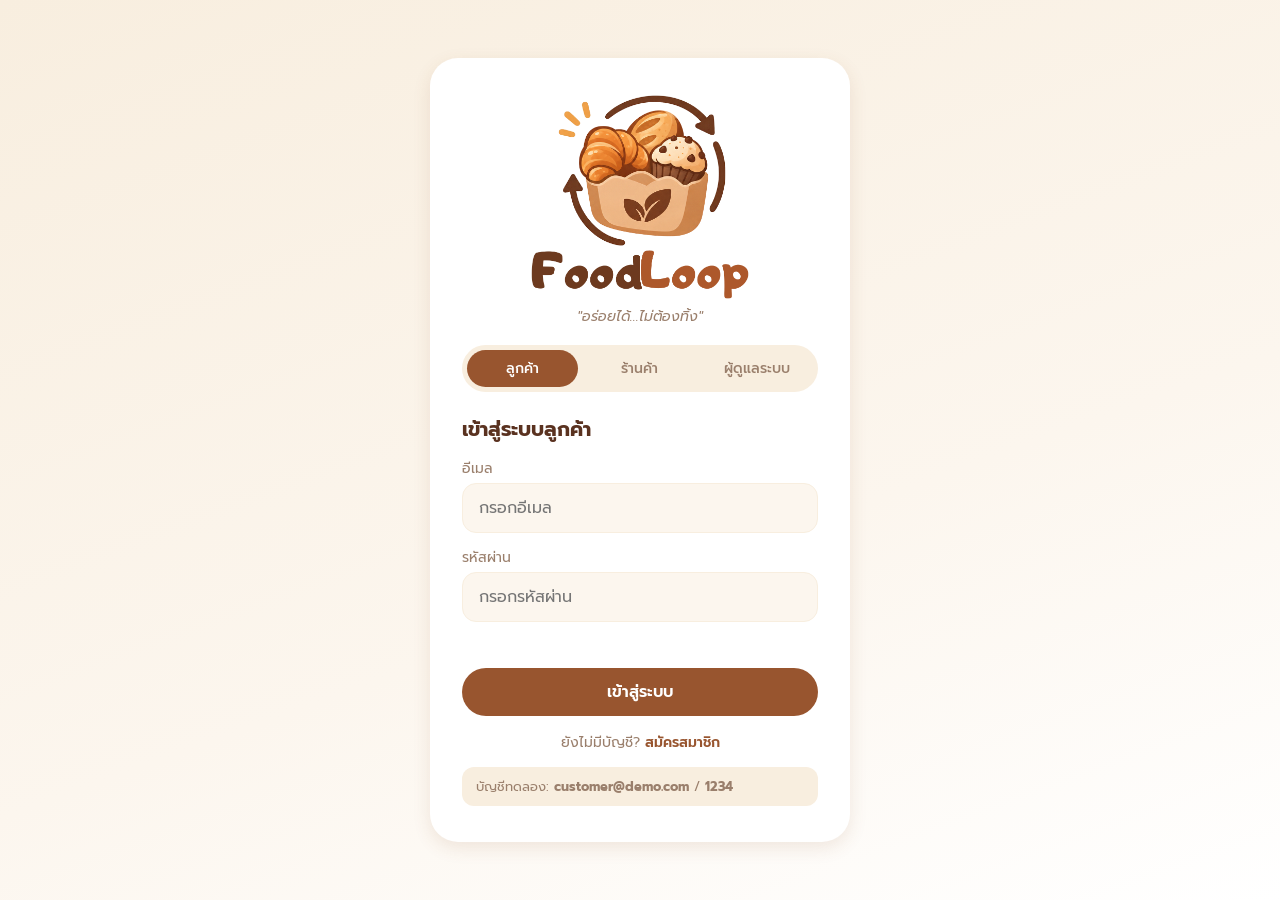
<file: index.html>
<!DOCTYPE html>
<html lang="th">
<head>
  <meta charset="UTF-8">
  <meta name="viewport" content="width=device-width, initial-scale=1.0">
  <meta http-equiv="refresh" content="0; url=login-customer.html">
  <title>FoodLoop</title>
</head>
<body>
  <p><a href="login-customer.html">ไปที่หน้าเข้าสู่ระบบ</a></p>
  <script>location.replace('login-customer.html');</script>
</body>
</html>
</file>
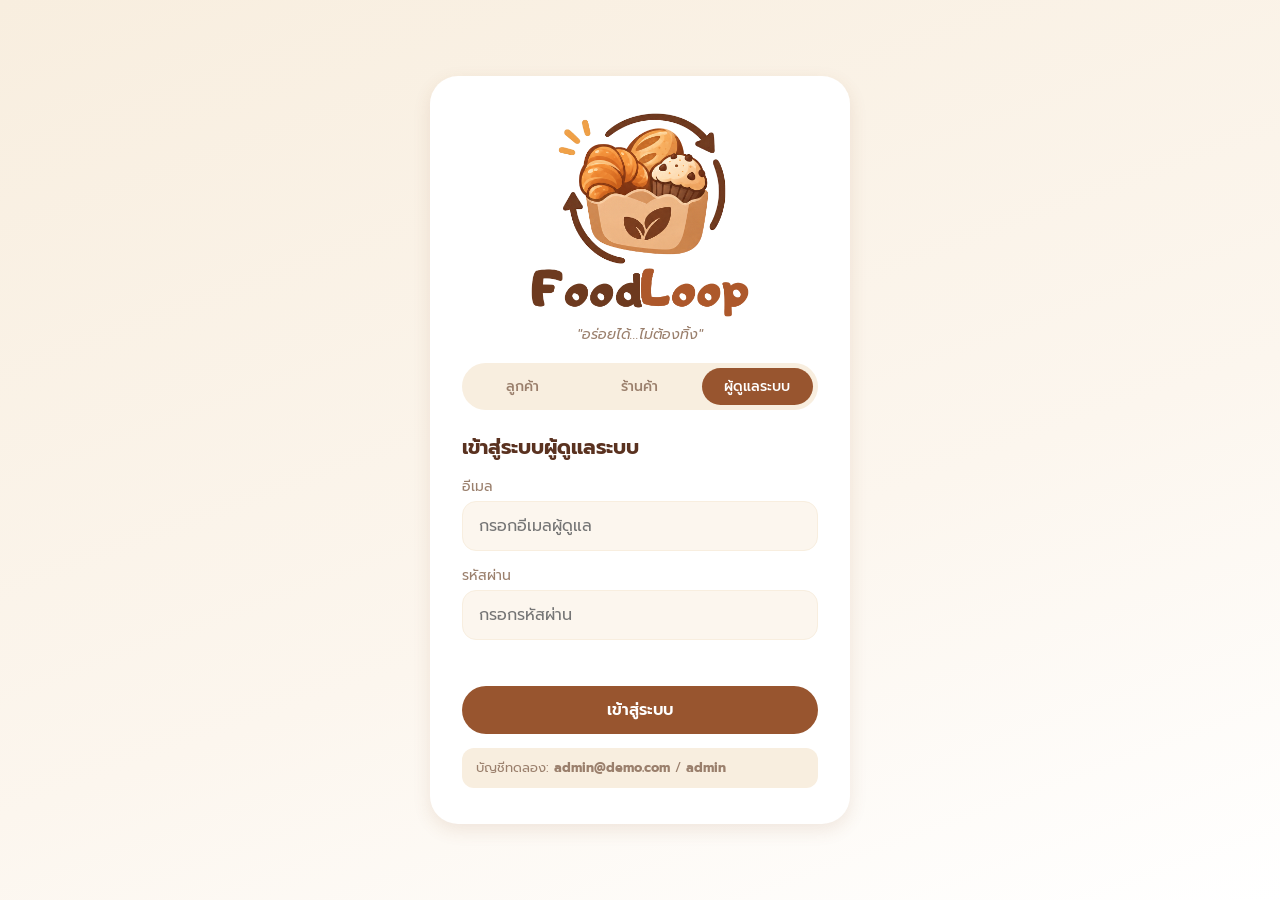
<file: admin-home.html>
﻿<!DOCTYPE html>
<html lang="th">
<head>
  <meta charset="UTF-8">
  <meta name="viewport" content="width=device-width, initial-scale=1">
  <title>FoodLoop - ผู้ดูแลระบบ</title>
  <link href="https://fonts.googleapis.com/css2?family=Prompt:wght@400;500;600;700&display=swap" rel="stylesheet">
  <link rel="icon" href="images/logo-icon.png">
  <link rel="stylesheet" href="css/style.css">
  <link rel="stylesheet" href="css/app.css">
</head>
<body>
<div class="dash">
  <header class="m-bar">
    <button class="menu-btn" id="menuBtn" aria-label="เมนู"><svg viewBox="0 0 24 24" fill="none" stroke="currentColor" stroke-width="2.4" stroke-linecap="round"><path d="M4 6h16M4 12h16M4 18h16"/></svg></button>
    FoodLoop
  </header>
  <div class="side-bg"></div>
  <!-- เมนูด้านข้าง: data-v ต้องตรงกับชื่อใน js/admin.js → views -->
  <aside class="sidebar">
    <a class="logo-text" href="#" data-act="go" data-v="dashboard"><span class="logo-chip"><img src="images/logo-icon.png" alt=""></span> FoodLoop</a>
    <div class="role">ผู้ดูแลระบบ (Admin)</div>
    <nav id="nav">
      <a data-act="go" data-v="dashboard">Dashboard ภาพรวม</a>
      <a data-act="go" data-v="shops">จัดการร้านค้า / อนุมัติ <span class="nav-count" id="pendCount" hidden></span></a>
      <a data-act="go" data-v="users">จัดการลูกค้า</a>
      <a data-act="go" data-v="reports">ตรวจสอบรายการ / ข้อร้องเรียน <span class="nav-count" id="repCount" hidden></span></a>
      <a data-act="go" data-v="stats">รายงานและสถิติ</a>
      <a data-act="go" data-v="settings">ตั้งค่าระบบ</a>
    </nav>
    <div class="side-foot"><a class="logout-link" data-act="logout">ออกจากระบบ <svg viewBox="0 0 24 24" fill="none" stroke="currentColor" stroke-width="2.2" stroke-linecap="round"><path d="M12 3v9"/><path d="M6.4 6.4a8 8 0 1 0 11.200 0"/></svg></a></div>
  </aside>
  <main class="dash-main" id="app"></main>
</div>
<script src="js/common.js"></script>
<script src="js/admin.js"></script>
</body>
</html>
</file>
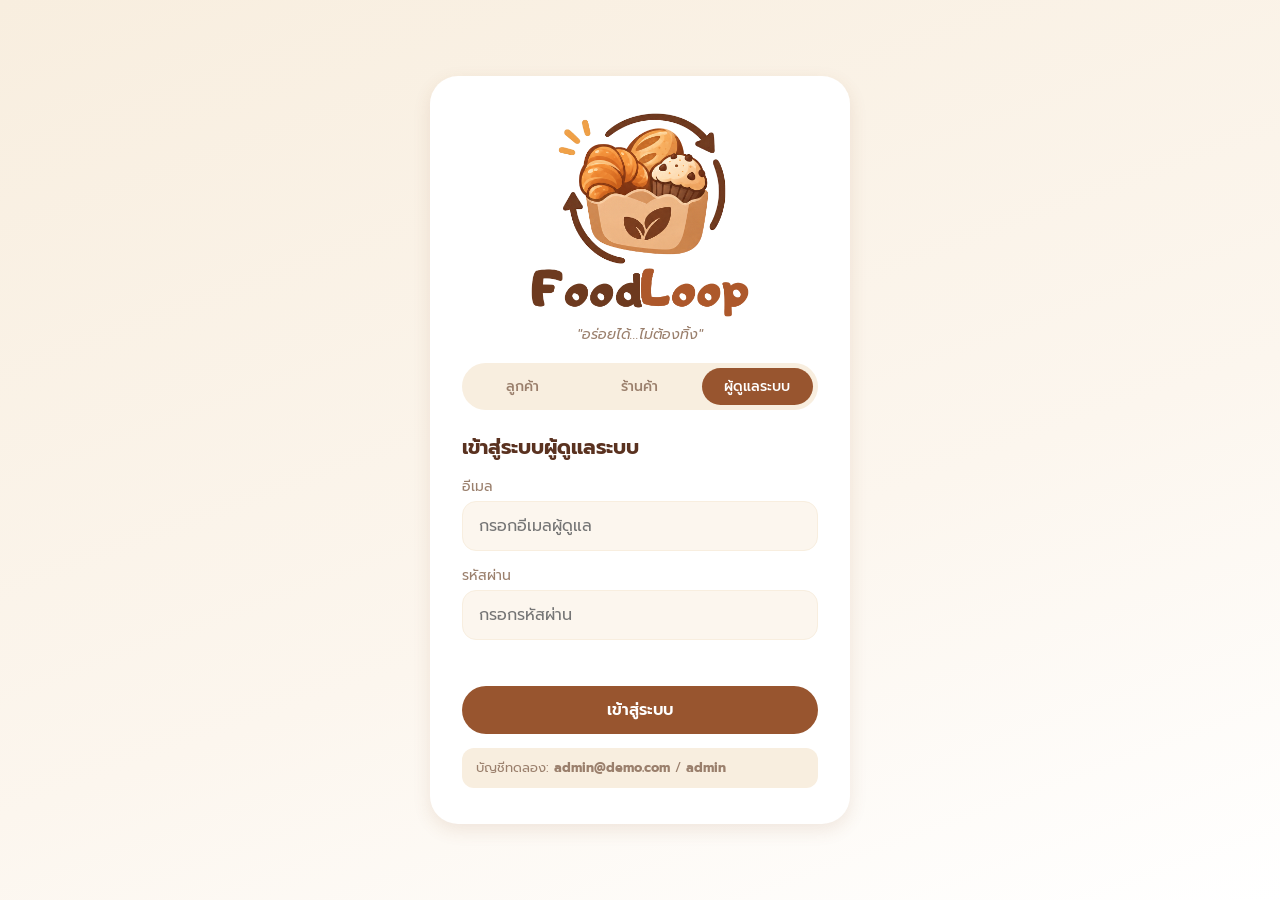
<file: login-admin.html>
﻿<!DOCTYPE html>
<html lang="th">
<head>
  <meta charset="UTF-8">
  <meta name="viewport" content="width=device-width, initial-scale=1">
  <title>FoodLoop - เข้าสู่ระบบผู้ดูแลระบบ</title>
  <link href="https://fonts.googleapis.com/css2?family=Prompt:wght@400;500;600;700&display=swap" rel="stylesheet">
  <link rel="icon" href="images/logo-icon.png">
  <link rel="stylesheet" href="css/style.css">
  <link rel="stylesheet" href="css/app.css">
</head>
<body class="login-page" data-role="admin">
  <main class="login-card">
    <div class="brand">
      <img class="brand-img" src="images/logo-full.png" alt="FoodLoop">
      <p>"อร่อยได้...ไม่ต้องทิ้ง"</p>
    </div>

    <nav class="role-tabs">
      <a href="login-customer.html">ลูกค้า</a>
      <a href="login-shop.html">ร้านค้า</a>
      <a class="active" href="login-admin.html">ผู้ดูแลระบบ</a>
    </nav>

    <!-- ===== เข้าสู่ระบบ ===== -->
    <div id="loginBox">
      <h2>เข้าสู่ระบบผู้ดูแลระบบ</h2>
      <form id="loginForm">
        <div class="field"><label>อีเมล</label><input name="email" type="text" placeholder="กรอกอีเมลผู้ดูแล" required></div>
        <div class="field"><label>รหัสผ่าน</label><input name="pass" type="password" placeholder="กรอกรหัสผ่าน" required></div>
        <div class="err" id="loginErr"></div>
        <button class="btn" type="submit">เข้าสู่ระบบ</button>
      </form>

      <div class="hint">บัญชีทดลอง: <b>admin@demo.com</b> / <b>admin</b></div>
    </div>

  </main>
  <script src="js/common.js"></script>
  <script src="js/login.js"></script>
</body>
</html>
</file>
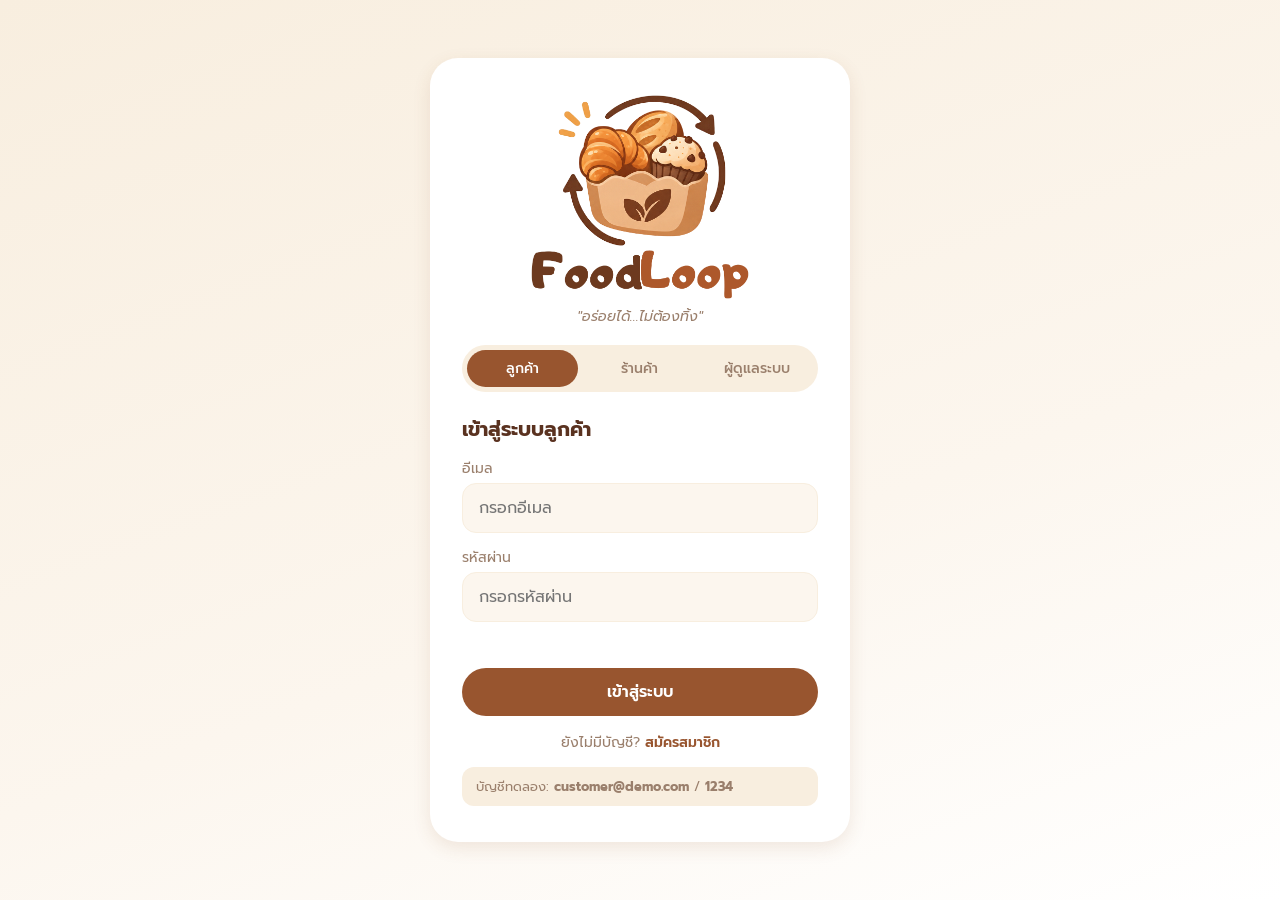
<file: login-customer.html>
﻿<!DOCTYPE html>
<html lang="th">
<head>
  <meta charset="UTF-8">
  <meta name="viewport" content="width=device-width, initial-scale=1">
  <title>FoodLoop - เข้าสู่ระบบลูกค้า</title>
  <link href="https://fonts.googleapis.com/css2?family=Prompt:wght@400;500;600;700&display=swap" rel="stylesheet">
  <link rel="icon" href="images/logo-icon.png">
  <link rel="stylesheet" href="css/style.css">
  <link rel="stylesheet" href="css/app.css">
</head>
<body class="login-page" data-role="customer">
  <main class="login-card">
    <div class="brand">
      <img class="brand-img" src="images/logo-full.png" alt="FoodLoop">
      <p>"อร่อยได้...ไม่ต้องทิ้ง"</p>
    </div>

    <nav class="role-tabs">
      <a class="active" href="login-customer.html">ลูกค้า</a>
      <a href="login-shop.html">ร้านค้า</a>
      <a href="login-admin.html">ผู้ดูแลระบบ</a>
    </nav>

    <!-- ===== เข้าสู่ระบบ ===== -->
    <div id="loginBox">
      <h2>เข้าสู่ระบบลูกค้า</h2>
      <form id="loginForm">
        <div class="field"><label>อีเมล</label><input name="email" type="text" placeholder="กรอกอีเมล" required></div>
        <div class="field"><label>รหัสผ่าน</label><input name="pass" type="password" placeholder="กรอกรหัสผ่าน" required></div>
        <div class="err" id="loginErr"></div>
        <button class="btn" type="submit">เข้าสู่ระบบ</button>
      </form>
      <p class="login-extra">ยังไม่มีบัญชี? <button class="link-btn" data-show="reg">สมัครสมาชิก</button></p>
      <div class="hint">บัญชีทดลอง: <b>customer@demo.com</b> / <b>1234</b></div>
    </div>

    <!-- ===== สมัครสมาชิกลูกค้า ===== -->
    <div id="regBox" hidden>
      <h2>สมัครสมาชิกลูกค้า</h2>
      <form id="regForm">
        <div class="field"><label>ชื่อ-นามสกุล</label><input name="name" required></div>
        <div class="field"><label>เบอร์โทร</label><input name="phone" required></div>
        <div class="field"><label>อีเมล</label><input name="email" type="email" required></div>
        <div class="field"><label>รหัสผ่าน</label><input name="pass" type="password" required></div>
        <div class="err" id="regErr"></div>
        <button class="btn" type="submit">สมัครสมาชิก</button>
      </form>
      <p class="login-extra">มีบัญชีแล้ว? <button class="link-btn" data-show="login">เข้าสู่ระบบ</button></p>
    </div>
  </main>
  <script src="js/common.js"></script>
  <script src="js/login.js"></script>
</body>
</html>
</file>
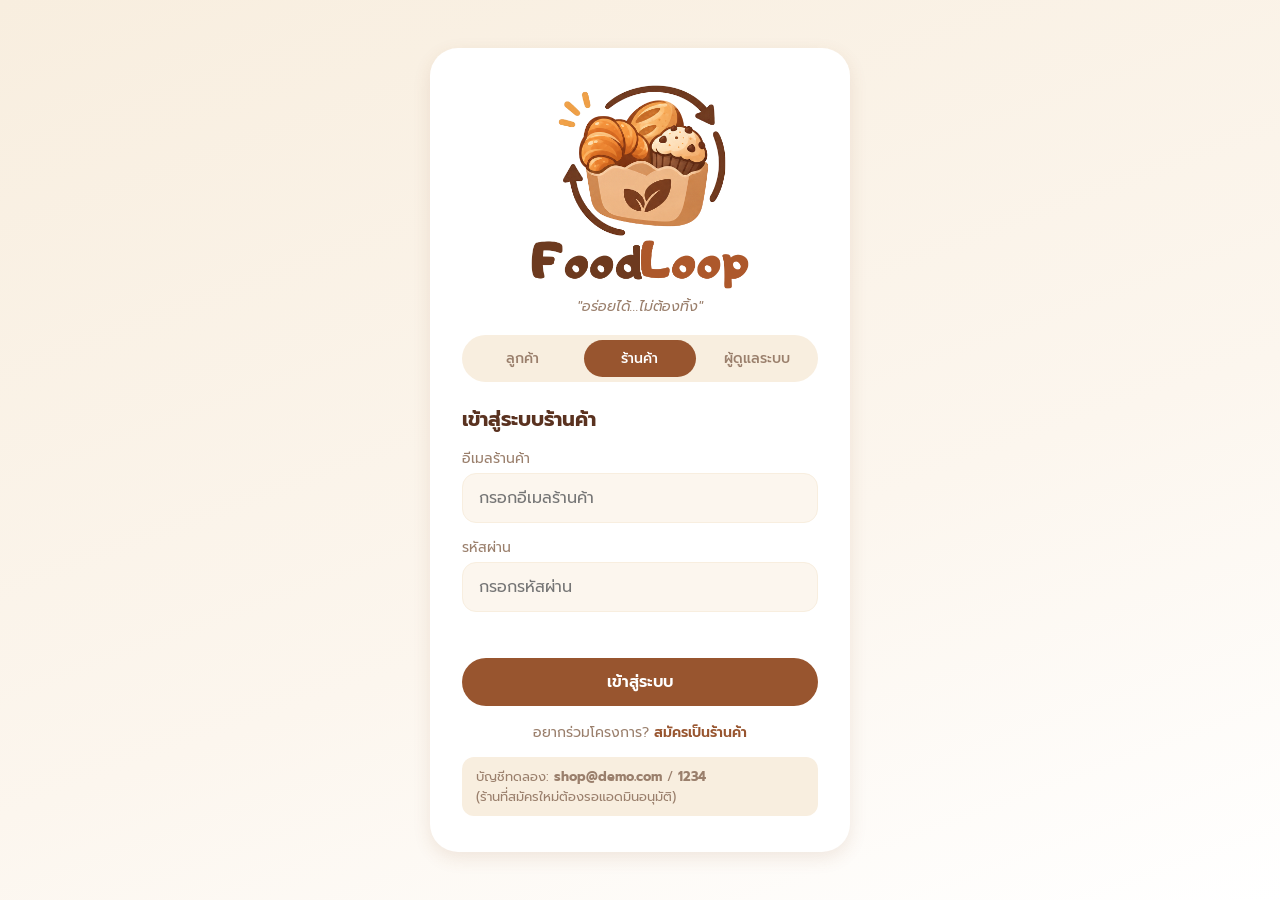
<file: login-shop.html>
﻿<!DOCTYPE html>
<html lang="th">
<head>
  <meta charset="UTF-8">
  <meta name="viewport" content="width=device-width, initial-scale=1">
  <title>FoodLoop - เข้าสู่ระบบร้านค้า</title>
  <link href="https://fonts.googleapis.com/css2?family=Prompt:wght@400;500;600;700&display=swap" rel="stylesheet">
  <link rel="icon" href="images/logo-icon.png">
  <link rel="stylesheet" href="css/style.css">
  <link rel="stylesheet" href="css/app.css">
</head>
<body class="login-page" data-role="shop">
  <main class="login-card">
    <div class="brand">
      <img class="brand-img" src="images/logo-full.png" alt="FoodLoop">
      <p>"อร่อยได้...ไม่ต้องทิ้ง"</p>
    </div>

    <nav class="role-tabs">
      <a href="login-customer.html">ลูกค้า</a>
      <a class="active" href="login-shop.html">ร้านค้า</a>
      <a href="login-admin.html">ผู้ดูแลระบบ</a>
    </nav>

    <!-- ===== เข้าสู่ระบบ ===== -->
    <div id="loginBox">
      <h2>เข้าสู่ระบบร้านค้า</h2>
      <form id="loginForm">
        <div class="field"><label>อีเมลร้านค้า</label><input name="email" type="text" placeholder="กรอกอีเมลร้านค้า" required></div>
        <div class="field"><label>รหัสผ่าน</label><input name="pass" type="password" placeholder="กรอกรหัสผ่าน" required></div>
        <div class="err" id="loginErr"></div>
        <button class="btn" type="submit">เข้าสู่ระบบ</button>
      </form>
      <p class="login-extra">อยากร่วมโครงการ? <button class="link-btn" data-show="reg">สมัครเป็นร้านค้า</button></p>
      <div class="hint">บัญชีทดลอง: <b>shop@demo.com</b> / <b>1234</b><br>(ร้านที่สมัครใหม่ต้องรอแอดมินอนุมัติ)</div>
    </div>

    <!-- ===== สมัครเป็นร้านค้า (ต้องรอแอดมินอนุมัติ) ===== -->
    <div id="regBox" hidden>
      <h2>สมัครเป็นร้านค้า</h2>
      <form id="regForm">
        <div class="field"><label>ชื่อร้าน</label><input name="shopName" required></div>
        <div class="field"><label>ที่อยู่ร้าน</label><input name="address" required></div>
        <div class="field"><label>ชื่อเจ้าของ</label><input name="name" required></div>
        <div class="field"><label>อีเมล</label><input name="email" type="email" required></div>
        <div class="field"><label>รหัสผ่าน</label><input name="pass" type="password" required></div>
        <div class="err" id="regErr"></div>
        <button class="btn" type="submit">ส่งคำขอเข้าร่วม</button>
      </form>
      <p class="login-extra">มีบัญชีแล้ว? <button class="link-btn" data-show="login">เข้าสู่ระบบ</button></p>
    </div>
  </main>
  <script src="js/common.js"></script>
  <script src="js/login.js"></script>
</body>
</html>
</file>
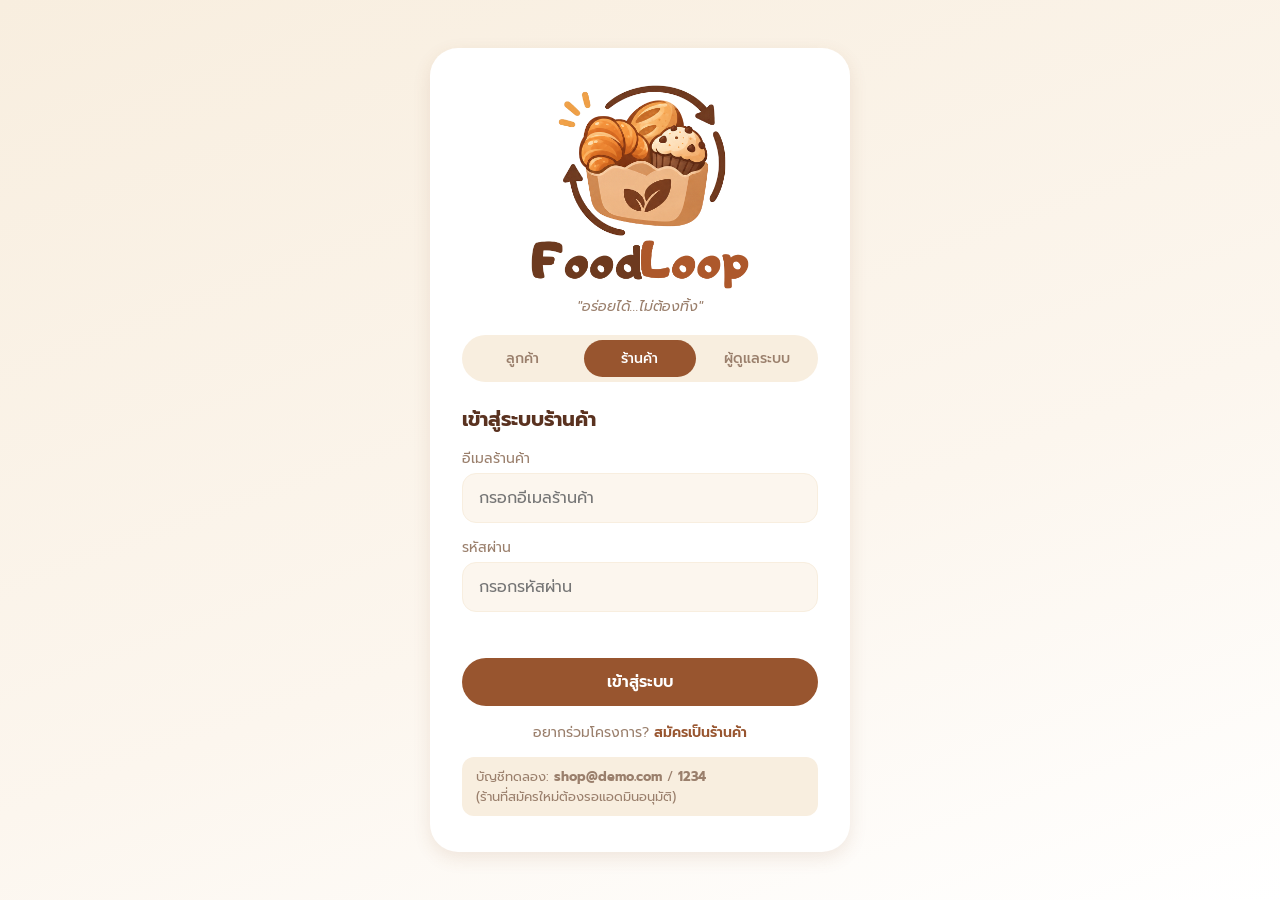
<file: shop-home.html>
﻿<!DOCTYPE html>
<html lang="th">
<head>
  <meta charset="UTF-8">
  <meta name="viewport" content="width=device-width, initial-scale=1">
  <title>FoodLoop - ร้านค้า</title>
  <link href="https://fonts.googleapis.com/css2?family=Prompt:wght@400;500;600;700&display=swap" rel="stylesheet">
  <link rel="icon" href="images/logo-icon.png">
  <link rel="stylesheet" href="css/style.css">
  <link rel="stylesheet" href="css/app.css">
</head>
<body>
<div class="dash">
  <header class="m-bar">
    <button class="menu-btn" id="menuBtn" aria-label="เมนู"><svg viewBox="0 0 24 24" fill="none" stroke="currentColor" stroke-width="2.4" stroke-linecap="round"><path d="M4 6h16M4 12h16M4 18h16"/></svg></button>
    FoodLoop
  </header>
  <div class="side-bg"></div>
  <!-- เมนูด้านข้าง: เพิ่ม/ลดเมนูได้ (data-v ต้องตรงกับชื่อใน js/shop.js → views) -->
  <aside class="sidebar">
    <a class="logo-text" href="#" data-act="go" data-v="dashboard"><span class="logo-chip"><img src="images/logo-icon.png" alt=""></span> FoodLoop</a>
    <div class="role" id="shopName">ร้านค้า</div>
    <nav id="nav">
      <a data-act="go" data-v="dashboard">Dashboard</a>
      <a data-act="go" data-v="products">จัดการสินค้า</a>
      <a data-act="go" data-v="orders">คำสั่งจอง <span class="nav-count" id="orderCount" hidden></span></a>
      <a data-act="go" data-v="scan">ยืนยันคำสั่งจอง</a>
      <a data-act="go" data-v="settings">ตั้งค่าร้าน</a>
    </nav>
    <div class="side-foot"><a class="logout-link" data-act="logout">ออกจากระบบ <svg viewBox="0 0 24 24" fill="none" stroke="currentColor" stroke-width="2.2" stroke-linecap="round"><path d="M12 3v9"/><path d="M6.4 6.4a8 8 0 1 0 11.200 0"/></svg></a></div>
  </aside>
  <main class="dash-main" id="app"></main>
</div>
<script src="js/common.js"></script>
<script src="js/shop.js"></script>
</body>
</html>
</file>
<file: css/style.css>
﻿/* =====================================================
   FoodLoop - สไตล์ชีตหลัก (โทนน้ำตาล ครีม ขาว)
   แก้สีทั้งเว็บได้ที่ส่วน :root ด้านล่างนี้ที่เดียว
   ===================================================== */
:root {
  --brown-dark:  #5a3220;   /* น้ำตาลเข้ม: ตัวอักษรหัวข้อ */
  --brown:       #98552F;   /* น้ำตาลส้ม: ปุ่มหลัก, โลโก้ */
  --side:        #754F38;   /* น้ำตาลเข้ม: Sidebar */
  --line:        #E8C8A8;   /* ส้มอ่อน: เส้นขอบและรายละเอียด */
  --brown-light: #c58a5a;   /* น้ำตาลอ่อน: เส้น, ไอคอน */
  --cream:       #f8eedf;   /* ครีมเข้ม: พื้นหลังการ์ด/แถบ */
  --cream-soft:  #FCF6EE;   /* ครีมอ่อน: พื้นหลังเว็บ */
  --white:       #ffffff;
  --text:        #4a3426;   /* สีตัวอักษรทั่วไป */
  --muted:       #9a7f6c;   /* สีตัวอักษรรอง */
  --accent:      #e0a458;   /* สีเน้น (ดาว, ป้ายลด) */
  --danger:      #d94f3d;   /* จุดแจ้งเตือนสีแดง */

  --radius:  18px;          /* ความมนของมุม */
  --shadow:  0 6px 18px rgba(139, 79, 44, .12);
  --font:    "Prompt", "Sarabun", "Noto Sans Thai", system-ui, sans-serif;
}

* { box-sizing: border-box; margin: 0; padding: 0; }
body { font-family: var(--font); background: var(--cream-soft); color: var(--text); line-height: 1.5; }
a { color: inherit; text-decoration: none; }
.container { max-width: 1100px; margin: 0 auto; padding: 0 20px; }

/* ---------- ปุ่ม ---------- */
.btn {
  display: inline-block; border: 0; cursor: pointer; font: inherit; font-weight: 600;
  background: var(--brown); color: var(--white);
  padding: 12px 26px; border-radius: 999px; transition: .2s;
}
.btn:hover { background: var(--brown-dark); transform: translateY(-1px); }
.btn-light { background: var(--cream); color: var(--brown); }
.btn-light:hover { background: var(--white); color: var(--brown-dark); }

/* =====================================================
   หน้าล็อกอิน (ใช้ร่วมกัน 3 บทบาท)
   ===================================================== */
.login-page {
  min-height: 100vh; display: grid; place-items: center; padding: 24px;
  background: linear-gradient(160deg, var(--cream) 0%, var(--cream-soft) 60%, var(--white) 100%);
}
.login-card {
  width: 100%; max-width: 420px; background: var(--white);
  border-radius: 28px; padding: 36px 32px; box-shadow: var(--shadow);
}
.brand { text-align: center; margin-bottom: 18px; }
.brand .logo { font-size: 44px; }
.brand h1 { color: var(--brown); font-size: 32px; line-height: 1.1; }
.brand p { color: var(--muted); font-style: italic; font-size: 14px; }

/* แท็บสลับบทบาท */
.role-tabs { display: flex; gap: 6px; background: var(--cream); padding: 5px; border-radius: 999px; margin-bottom: 22px; }
.role-tabs a { flex: 1; text-align: center; padding: 8px 4px; border-radius: 999px; font-size: 14px; color: var(--muted); font-weight: 500; }
.role-tabs a.active { background: var(--brown); color: var(--white); }

.login-card h2 { color: var(--brown-dark); font-size: 20px; margin-bottom: 14px; }
.field { margin-bottom: 14px; }
.field label { display: block; font-size: 14px; color: var(--muted); margin-bottom: 4px; }
.field input {
  width: 100%; padding: 12px 16px; font: inherit; color: var(--text);
  border: 1.5px solid var(--cream); background: var(--cream-soft); border-radius: 14px; outline: none;
}
.field input:focus { border-color: var(--brown-light); background: var(--white); }
.login-card .btn { width: 100%; margin-top: 6px; }
.login-extra { text-align: center; font-size: 14px; color: var(--muted); margin-top: 16px; }
.login-extra a { color: var(--brown); font-weight: 600; }
.field input { font-size: 16px; } /* กัน iOS ซูมอัตโนมัติเมื่อแตะช่องกรอก */

/* iOS: ความสูงจอจริง (ไม่รวมแถบ Safari) และเว้นขอบรอยบาก/แถบ home */
.login-page {
  min-height: 100dvh;
  padding-left: max(24px, env(safe-area-inset-left));
  padding-right: max(24px, env(safe-area-inset-right));
  padding-bottom: max(24px, env(safe-area-inset-bottom));
}
.field input { -webkit-appearance: none; appearance: none; }

/* iPad / แท็บเล็ต */
@media (min-width: 768px) and (max-width: 1100px) {
  .login-card { max-width: 480px; padding: 44px 40px; }
  .login-card h2 { font-size: 22px; }
  .role-tabs a { font-size: 15px; padding: 10px 4px; }
}

/* หน้าล็อกอิน: แท็บเล็ต/มือถือ */
@media (max-width: 480px) {
  .login-page { padding: 12px; align-items: start; }
  .login-card { padding: 26px 20px; border-radius: 22px; margin-top: 8px; }
  .login-card h2 { font-size: 18px; }
  .role-tabs a { font-size: 13px; padding: 8px 2px; }
  .login-card .brand-img { width: 180px; }
}
@media (max-width: 340px) {
  .login-card { padding: 22px 14px; }
  .role-tabs a { font-size: 12px; }
}
@media (max-height: 560px) and (orientation: landscape) {
  .login-page { align-items: start; }
}

/* =====================================================
   หน้าหลักลูกค้า
   ===================================================== */

/* --- แถบด้านบน (โลโก้ + ค้นหา + แจ้งเตือน/โปรไฟล์) --- */
.topbar { background: var(--white); position: sticky; top: 0; z-index: 10; box-shadow: 0 2px 10px rgba(139,79,44,.08); }
.topbar .container { display: flex; align-items: center; gap: 18px; padding-top: 12px; padding-bottom: 12px; }
.topbar .logo-text { color: var(--brown); font-weight: 700; font-size: 24px; white-space: nowrap; }
.search { flex: 1; position: relative; }
.search input {
  width: 100%; padding: 12px 18px 12px 44px; font: inherit; border-radius: 999px;
  border: 1.5px solid var(--cream); background: var(--cream-soft); outline: none;
}
.search input:focus { border-color: var(--brown-light); background: var(--white); }
/* ไอคอนค้นหา (SVG สีเทา) - เปลี่ยนสีที่ stroke='%23cfcfcf' */
.search::before { content: ""; position: absolute; left: 16px; top: 50%; transform: translateY(-50%); width: 20px; height: 20px; pointer-events: none; background: url("data:image/svg+xml,%3Csvg xmlns='http://www.w3.org/2000/svg' viewBox='0 0 24 24' fill='none' stroke='%23cfcfcf' stroke-width='3' stroke-linecap='round'%3E%3Ccircle cx='10' cy='10' r='6.500' fill='white'/%3E%3Cline x1='15' y1='15' x2='21' y2='21'/%3E%3C/svg%3E") center / contain no-repeat; }

/* ไอคอนแจ้งเตือน / โปรไฟล์ */
.icons { display: flex; align-items: center; gap: 12px; }
.icon-btn {
  position: relative; width: 44px; height: 44px; border-radius: 50%;
  background: var(--cream); display: grid; place-items: center; font-size: 20px;
}
.icon-btn .dot {
  position: absolute; top: 2px; right: 2px; min-width: 16px; height: 16px; padding: 0 4px;
  background: var(--danger); color: #fff; font-size: 10px; border-radius: 999px;
  display: grid; place-items: center; border: 2px solid var(--white);
}

/* --- แบนเนอร์โปรโมชั่น --- */
.banner {
  margin-top: 24px; border-radius: var(--radius); padding: 40px 36px; color: var(--white);
  background: linear-gradient(120deg, var(--brown) 0%, var(--brown-light) 100%);
  display: flex; align-items: center; justify-content: space-between; gap: 20px; overflow: hidden;
}
.banner h2 { font-size: 30px; line-height: 1.25; margin-bottom: 14px; }

/* --- หัวข้อของแต่ละส่วน --- */
.section { margin-top: 36px; }
.section-head { display: flex; justify-content: space-between; align-items: baseline; margin-bottom: 14px; }
.section-head h3 { color: var(--brown-dark); font-size: 22px; }
.section-head a { color: var(--muted); font-size: 14px; }
.section-head a:hover { color: var(--brown); }

/* --- หมวดหมู่สินค้า --- */
.categories { display: flex; gap: 22px; flex-wrap: wrap; justify-content: center; }
.cat { text-align: center; font-size: 14px; }
.cat .circle {
  width: 68px; height: 68px; margin: 0 auto 6px; border-radius: 50%;
  background: var(--cream); display: grid; place-items: center; font-size: 30px; transition: .2s;
}
.cat:hover .circle { background: var(--brown-light); transform: scale(1.08); }

/* --- กริดการ์ด (ร้านค้า / สินค้า) --- */
.grid { display: grid; gap: 20px; }
.grid-shops    { grid-template-columns: repeat(auto-fill, minmax(260px, 1fr)); }
.grid-products { grid-template-columns: repeat(auto-fill, minmax(200px, 1fr)); }

.card { background: var(--white); border-radius: var(--radius); overflow: hidden; box-shadow: var(--shadow); transition: .2s; }
.card:hover { transform: translateY(-3px); }
/* พื้นที่รูป: จะเปลี่ยนเป็นรูปจริงให้ใส่ <img src="..."> ได้ */
.thumb { height: 140px; display: grid; place-items: center; font-size: 60px; background: var(--cream); position: relative; }
.thumb img { width: 100%; height: 100%; object-fit: cover; }
.badge { position: absolute; top: 10px; left: 10px; background: var(--accent); color: var(--white); font-size: 12px; padding: 2px 12px; border-radius: 999px; font-weight: 600; }
.card-body { padding: 14px 16px 16px; }
.card-body h4 { color: var(--brown-dark); font-size: 17px; }
.meta { display: flex; justify-content: space-between; color: var(--muted); font-size: 13px; margin-top: 4px; }
.meta .star { color: var(--accent); }

/* การ์ดสินค้า: ราคา + ปุ่มตะกร้า */
.price-row { display: flex; justify-content: space-between; align-items: center; margin-top: 10px; }
.price { color: var(--brown); font-weight: 700; font-size: 18px; }
.cart-btn { width: 36px; height: 36px; border-radius: 50%; border: 0; background: var(--cream); font-size: 16px; cursor: pointer; }
.cart-btn:hover { background: var(--brown-light); }

/* --- ท้ายเว็บ --- */
.footer { margin-top: 50px; padding: 26px 0; text-align: center; color: var(--muted); font-size: 14px; background: var(--cream); }

/* ---------- มือถือ ---------- */
@media (max-width: 640px) {
  .topbar .logo-text { display: none; }
  .banner { flex-direction: column; text-align: center; padding: 28px 20px; }
  .banner h2 { font-size: 24px; }
}

/* =====================================================
   หน้าแดชบอร์ด (ร้านค้า / ผู้ดูแลระบบ)
   ===================================================== */
.dash { display: grid; grid-template-columns: 230px 1fr; min-height: 100vh; }
.sidebar { background: var(--side); color: var(--cream); padding: 24px 16px; }
.sidebar .logo-text { display: block; color: var(--white); font-weight: 700; font-size: 22px; margin-bottom: 4px; }
.sidebar .role { font-size: 13px; color: var(--brown-light); margin-bottom: 24px; }
.sidebar nav a { display: block; padding: 10px 14px; border-radius: 12px; margin-bottom: 4px; font-size: 15px; }
.sidebar nav a:hover { background: rgba(255,255,255,.08); }
.sidebar nav a.active { background: var(--brown); color: var(--white); }
.dash-main { padding: 28px; }
.dash-main h1 { color: var(--brown-dark); font-size: 26px; margin-bottom: 18px; }

.stats { display: grid; grid-template-columns: repeat(auto-fit, minmax(190px, 1fr)); gap: 16px; margin-bottom: 26px; }
.stat { background: var(--white); border-radius: var(--radius); padding: 18px; box-shadow: var(--shadow); }
.stat small { color: var(--muted); }
.stat b { display: block; font-size: 28px; color: var(--brown); }

.panel { background: var(--white); border-radius: var(--radius); padding: 20px; box-shadow: var(--shadow); margin-bottom: 22px; overflow-x: auto; }
.panel h3 { color: var(--brown-dark); font-size: 18px; margin-bottom: 12px; }
table { width: 100%; border-collapse: collapse; font-size: 15px; }
th { text-align: left; color: var(--muted); font-weight: 500; font-size: 13px; }
th, td { padding: 10px 8px; border-bottom: 1px solid var(--cream); }
.tag { display: inline-block; padding: 2px 12px; border-radius: 999px; font-size: 12px; font-weight: 600; background: var(--cream); color: var(--brown); }
.tag.ok { background: #e3f0dc; color: #3f7a2a; }
.tag.wait { background: #fbeccd; color: #a2711a; }
.tag.bad { background: #f8dcd7; color: var(--danger); }
.mini-btn { border: 0; cursor: pointer; font: inherit; font-size: 13px; padding: 4px 14px; border-radius: 999px; background: var(--brown); color: var(--white); }
.mini-btn.alt { background: var(--cream); color: var(--brown); }
.mini-btn.edit { background: #EDF6EF; color: var(--brown); }

/* เมนูข้างเต็มความสูงจอ ปุ่มออกจากระบบอยู่ล่างสุด */
.sidebar { position: sticky; top: 0; height: 100vh; overflow-y: auto; display: flex; flex-direction: column; }
.side-foot { margin-top: auto; padding-top: 16px; border-top: 1px solid rgba(255,255,255,.12); }
.side-foot a { display: flex; align-items: center; gap: 8px; padding: 10px 14px; border-radius: 12px; font-size: 15px; cursor: pointer; }
.side-foot svg { width: 18px; height: 18px; flex-shrink: 0; }
.side-foot a:hover { background: rgba(255,255,255,.08); }

@media (max-width: 760px) {
  .dash { grid-template-columns: 1fr; }
  /* เมนูข้างย่อเป็นปุ่มขีดสามขีด กดแล้วเลื่อนออกมาจากซ้าย */
  .dash > .m-bar { display: flex; align-items: center; gap: 12px; position: sticky; top: 0; z-index: 30; padding: 10px 16px; background: var(--side); color: var(--white); font-weight: 700; }
  .menu-btn { display: grid; place-items: center; width: 40px; height: 40px; border: 0; border-radius: 12px; background: rgba(255,255,255,.12); color: var(--white); cursor: pointer; }
  .menu-btn svg { width: 22px; height: 22px; }
  .sidebar { position: fixed; top: 0; left: 0; bottom: 0; width: 270px; max-width: 82vw; height: 100vh; z-index: 50; transform: translateX(-100%); transition: transform .25s; }
  .menu-open .sidebar { transform: none; box-shadow: 6px 0 24px rgba(0,0,0,.25); }
  .menu-open .side-bg { display: block; }
  .dash-main { padding: 20px 16px; }
}
.m-bar, .side-bg { display: none; }
.side-bg { position: fixed; inset: 0; z-index: 40; background: rgba(60, 35, 20, .45); }
</file>
<file: css/app.css>
﻿/* =====================================================
   FoodLoop - สไตล์ส่วนที่โต้ตอบได้ (ป๊อปอัป ฟอร์ม กราฟ ตะกร้า ฯลฯ)
   ใช้ตัวแปรสีจาก style.css (:root) — แก้สีที่นั่นที่เดียว
   ===================================================== */

/* ---------- ป๊อปอัป / ข้อความแจ้ง ---------- */
.modal-bg { position: fixed; inset: 0; background: rgba(90,50,32,.45); display: grid; place-items: center; padding: 16px; z-index: 50; }
.modal { background: var(--white); border-radius: 24px; padding: 26px; width: 100%; max-width: 440px; max-height: 90vh; overflow-y: auto; box-shadow: 0 20px 50px rgba(0,0,0,.25); }
.modal h3 { color: var(--brown-dark); margin-bottom: 12px; }
.toast { position: fixed; bottom: 28px; left: 50%; transform: translateX(-50%); background: var(--brown-dark); color: var(--white); padding: 10px 22px; border-radius: 999px; z-index: 60; box-shadow: var(--shadow); }
.center { text-align: center; }
.qr-box { display: inline-block; padding: 14px; background: var(--white); border: 2px dashed var(--brown-light); border-radius: 18px; margin: 10px 0; }
.code-big { font-size: 28px; font-weight: 700; color: var(--brown); letter-spacing: 3px; }

/* ---------- ฟอร์ม ---------- */
.form-grid { display: grid; grid-template-columns: 1fr 1fr; gap: 12px; }
.form-grid label, .stack label { display: block; font-size: 13px; color: var(--muted); }
.form-grid .full { grid-column: 1 / -1; }
.form-grid input, .form-grid select, .form-grid textarea, .stack input, .stack select, .stack textarea {
  width: 100%; margin-top: 3px; padding: 10px 14px; font: inherit; color: var(--text);
  border: 1.5px solid var(--cream); background: var(--cream-soft); border-radius: 12px; outline: none;
}
.form-grid input:focus, .form-grid select:focus, .stack input:focus { border-color: var(--brown-light); background: var(--white); }
.form-actions { grid-column: 1 / -1; display: flex; gap: 10px; justify-content: flex-end; margin-top: 6px; }
.check { display: flex !important; align-items: center; gap: 8px; }
.check input { width: auto !important; margin: 0 !important; }
.err { color: var(--danger); font-size: 14px; min-height: 20px; margin-bottom: 6px; text-align: center; }
.ok-msg { color: #3f7a2a; }
.hint { background: var(--cream); border-radius: 12px; padding: 10px 14px; font-size: 13px; color: var(--muted); margin-top: 14px; }
.link-btn { background: none; border: 0; font: inherit; color: var(--brown); font-weight: 600; cursor: pointer; }

/* ---------- หน้าลูกค้า ---------- */
.card[data-act], .cat, .icon-btn, .link-btn { cursor: pointer; }
.thumb[data-act], .card-body h4[data-act] { cursor: pointer; }
.old { color: var(--muted); font-size: 13px; font-weight: 400; margin-left: 4px; }
.chips { display: flex; flex-wrap: wrap; gap: 8px; margin: 18px 0 4px; }
.chip { border: 0; font: inherit; font-size: 14px; padding: 6px 16px; border-radius: 999px; background: var(--cream); color: var(--brown); cursor: pointer; }
.chip.active { background: var(--brown); color: var(--white); }
.empty { text-align: center; color: var(--muted); padding: 34px 0; }
.back { display: inline-block; margin: 20px 0 0; color: var(--brown); font-weight: 600; cursor: pointer; }
.shop-head { display: flex; gap: 18px; align-items: center; background: var(--white); border-radius: var(--radius); padding: 20px; box-shadow: var(--shadow); margin-top: 14px; }
.shop-head .big { font-size: 64px; background: var(--cream); width: 100px; height: 100px; border-radius: 50%; display: grid; place-items: center; flex: none; }
.shop-head h2 { color: var(--brown-dark); }
.shop-head p { color: var(--muted); font-size: 14px; }
.card.soldout { opacity: .55; }

.list-item { display: flex; align-items: center; gap: 14px; background: var(--white); border-radius: var(--radius); padding: 14px 18px; box-shadow: var(--shadow); margin-bottom: 12px; }
.list-item .em { font-size: 36px; width: 56px; height: 56px; border-radius: 14px; background: var(--cream); display: grid; place-items: center; flex: none; }
.list-item .grow { flex: 1; min-width: 0; }
.list-item h4 { color: var(--brown-dark); }
.list-item small { color: var(--muted); }
.stepper { display: inline-flex; align-items: center; gap: 10px; }
.stepper button { width: 30px; height: 30px; border-radius: 50%; border: 0; background: var(--cream); color: var(--brown); font-size: 18px; cursor: pointer; }
.stepper button:hover { background: var(--brown-light); color: var(--white); }
.summary { background: var(--white); border-radius: var(--radius); padding: 20px; box-shadow: var(--shadow); }
.summary .total { display: flex; justify-content: space-between; font-size: 20px; font-weight: 700; color: var(--brown); margin: 12px 0; }
.pay-opt { display: flex; gap: 10px; align-items: center; padding: 10px 14px; border: 1.5px solid var(--cream); border-radius: 12px; margin-bottom: 8px; cursor: pointer; }
.pay-opt:has(input:checked) { border-color: var(--brown); background: var(--cream-soft); }
.notif { background: var(--white); border-radius: 14px; padding: 12px 18px; margin-bottom: 10px; box-shadow: var(--shadow); }
.notif.unread { border-left: 5px solid var(--brown); }
.notif small { color: var(--muted); }
.page-title { color: var(--brown-dark); font-size: 24px; margin: 26px 0 14px; }
.narrow { max-width: 640px; margin: 0 auto; }

/* ---------- แดชบอร์ด ---------- */
.sidebar nav a { cursor: pointer; position: relative; }
.nav-count { background: var(--danger); color: #fff; font-size: 11px; border-radius: 999px; padding: 0 8px; margin-left: 6px; }
.chart { display: flex; align-items: flex-end; gap: 12px; height: 180px; padding-top: 20px; }
.bar-col { flex: 1; height: 100%; display: flex; flex-direction: column; justify-content: flex-end; align-items: center; gap: 4px; }
.bar { width: 70%; max-width: 44px; min-height: 3px; background: linear-gradient(var(--brown-light), var(--brown)); border-radius: 8px 8px 0 0; }
.bar-val { font-size: 12px; color: var(--muted); }
.bar-lbl { font-size: 13px; color: var(--brown-dark); }
.hbar { display: flex; align-items: center; gap: 10px; margin-bottom: 10px; font-size: 14px; }
.hbar-lbl { width: 130px; flex: none; }
.hbar-track { flex: 1; height: 14px; background: var(--cream); border-radius: 999px; overflow: hidden; }
.hbar-fill { height: 100%; background: linear-gradient(90deg, var(--brown-light), var(--brown)); border-radius: 999px; }
.hbar-val { width: 90px; text-align: right; color: var(--muted); flex: none; }
.two-col { display: grid; grid-template-columns: 1fr 1fr; gap: 22px; }
.toolbar { display: flex; justify-content: space-between; align-items: center; gap: 10px; margin-bottom: 12px; flex-wrap: wrap; }
.toolbar select { padding: 8px 14px; border-radius: 12px; border: 1.5px solid var(--side); font: inherit; background: var(--side); color: var(--white); cursor: pointer; }
.toolbar select option { background: var(--side); color: var(--white); }
.mini-btn.danger { background: #F9BBBB; color: #8a2a2a; }
.mini-btn:disabled { opacity: .4; cursor: not-allowed; }
.scan-box { display: flex; gap: 10px; flex-wrap: wrap; }
.scan-box input { flex: 1; min-width: 200px; padding: 12px 18px; font: inherit; font-size: 20px; letter-spacing: 2px; text-transform: uppercase; border: 2px solid var(--cream); border-radius: 14px; background: var(--cream-soft); outline: none; }
.scan-box input:focus { border-color: var(--brown-light); }
.page-sub { color: var(--muted); font-size: 13px; }
h1 + .page-sub { margin: -10px 0 18px; }
.scan-card { max-width: 480px; margin: 0 auto 22px; text-align: center; padding: 30px 28px; overflow: visible; }
.scan-ic { width: 54px; height: 54px; margin: 0 auto 14px; border-radius: 16px; background: var(--cream); color: var(--brown); display: grid; place-items: center; }
.scan-ic svg { width: 26px; height: 26px; }
.scan-card h3 { margin-bottom: 2px; }
.scan-sub { color: var(--muted); font-size: 13px; margin-bottom: 18px; }
.scan-card .scan-box { flex-wrap: nowrap; }
.scan-card .scan-box input { min-width: 0; text-align: center; font-size: 18px; }
.scan-card .scan-box .btn { white-space: nowrap; padding: 10px 22px; }
.scan-hint { color: var(--brown-light); font-size: 12px; margin-top: 14px; }
.list-card .toolbar { align-items: flex-start; }
@media (max-width: 480px) { .scan-card .scan-box { flex-wrap: wrap; } .scan-card .scan-box .btn { width: 100%; } }
.report { border-left: 5px solid var(--accent); }
.report.done { border-left-color: #6aa84f; opacity: .75; }
@media (max-width: 760px) { .two-col, .form-grid { grid-template-columns: 1fr; } .hbar-lbl { width: 90px; } }

/* ---------- โลโก้ (รูปอยู่ในโฟลเดอร์ images/ — เปลี่ยนไฟล์รูปแล้วโลโก้ทั้งเว็บเปลี่ยนตาม) ---------- */
.brand-img { display: block; width: 220px; max-width: 70%; margin: 0 auto 6px; }
.topbar .logo-text { display: flex; align-items: center; gap: 8px; }
.topbar .logo-text img:first-child { height: 40px; }
.topbar .logo-text img:last-child { height: 22px; }
.sidebar .logo-text { display: flex; align-items: center; gap: 10px; }
.logo-chip { background: var(--white); border-radius: 12px; width: 42px; height: 42px; display: grid; place-items: center; }
.logo-chip img { width: 32px; }
@media (max-width: 640px) { .topbar .logo-text { display: flex; } .topbar .logo-text img:last-child { display: none; } }

/* ---------- รูปสินค้า (แทนอีโมจิ) ---------- */
.list-item .em { overflow: hidden; }
.list-item .em img { width: 100%; height: 100%; object-fit: cover; }
.modal-pic { font-size: 80px; height: 180px; margin: -6px -6px 10px; border-radius: 18px; overflow: hidden; display: grid; place-items: center; background: var(--cream); }
.modal-pic img { width: 100%; height: 100%; object-fit: cover; }

/* ---------- ไอคอนแถบบนของลูกค้า (หัวใจ / แจ้งเตือน / ร้านค้า / บัญชี / ตะกร้า) ---------- */
.nav-icons { display: flex; align-items: center; gap: 6px; }
.nav-ic { position: relative; display: flex; align-items: center; gap: 2px; border: 0; background: none; cursor: pointer; padding: 8px 9px; border-radius: 999px; color: var(--brown-dark); font: inherit; }
.nav-ic:hover { background: var(--cream); }
.nav-ic svg { width: 24px; height: 24px; fill: currentColor; }
.caret { font-size: 11px; color: var(--muted); }
.dot-sm { position: absolute; top: 6px; left: 24px; width: 10px; height: 10px; background: #e0502a; border-radius: 50%; }
.badge-n { position: absolute; top: 0; right: 0; min-width: 18px; height: 18px; padding: 0 5px; background: #e0502a; color: #fff; font-size: 11px; font-weight: 600; border-radius: 999px; display: grid; place-items: center; }
.avatar { width: 28px; height: 28px; border-radius: 50%; background: #8c1d18; color: #fff; font-size: 14px; font-weight: 600; display: grid; place-items: center; }
.nav-dd { position: relative; }
.dd { position: absolute; right: 0; top: calc(100% + 8px); width: 280px; background: var(--white); border-radius: 16px; box-shadow: 0 10px 30px rgba(90,50,32,.25); padding: 8px; z-index: 40; }
.dd a { display: block; padding: 10px 12px; border-radius: 10px; font-size: 15px; cursor: pointer; }
.dd a:hover { background: var(--cream-soft); }
.dd .dd-title { font-weight: 600; color: var(--brown-dark); padding: 6px 12px; }
.dd .dd-item { padding: 8px 12px; font-size: 14px; border-bottom: 1px solid var(--cream); }
.dd .dd-item small { color: var(--muted); }
.dd .dd-item.unread { background: var(--cream-soft); }
.fav-btn { margin-left: auto; border: 0; background: var(--cream); color: var(--brown); font: inherit; padding: 8px 18px; border-radius: 999px; cursor: pointer; }
.fav-btn.on { background: var(--brown); color: var(--white); }
@media (max-width: 640px) { .nav-ic { padding: 6px 4px; } .caret { display: none; } .nav-icons { gap: 0; } .dd { position: fixed; right: 8px; left: 8px; width: auto; } }

/* ---------- มือถือ: ไอคอนทั้งหมดหุบเป็นปุ่มขีดสามขีด ---------- */
.nav-burger { display: none; position: relative; width: 42px; height: 42px; border: 0; border-radius: 12px; background: var(--cream); color: var(--brown-dark); cursor: pointer; place-items: center; flex-shrink: 0; }
.nav-burger svg { width: 22px; height: 22px; }
.nav-burger .dot-sm { top: 6px; left: auto; right: 6px; }
@media (max-width: 640px) {
  .nav-burger { display: grid; }
  .topbar .container { position: relative; gap: 10px; }
  .topbar .nav-icons { display: none; position: absolute; right: 12px; top: calc(100% - 4px); width: min(300px, calc(100vw - 24px)); flex-direction: column; align-items: stretch; gap: 2px; padding: 8px; background: var(--white); border-radius: 16px; box-shadow: 0 10px 30px rgba(90, 50, 32, .25); z-index: 45; max-height: calc(100vh - 80px); overflow-y: auto; }
  .topbar.nav-open .nav-icons { display: flex; }
  .nav-icons .nav-ic { width: 100%; padding: 10px 12px; gap: 14px; border-radius: 10px; }
  .nav-icons .nav-ic::after { content: attr(title); font-size: 15px; color: var(--text); }
  .nav-icons .badge-n { top: 6px; left: 30px; right: auto; }
  .nav-icons .dot-sm { top: 8px; left: 30px; }
  .nav-icons .nav-dd { width: 100%; }
  .nav-icons .dd { position: static; width: auto; margin: 2px 0 6px; box-shadow: none; background: var(--cream-soft); }
}

/* ---------- แถบหมวดหมู่ใต้ช่องค้นหา ---------- */
.catbar { display: flex; justify-content: center; gap: 6px; padding: 4px 16px 8px; border-top: 1px solid var(--cream); overflow-x: auto; white-space: nowrap; background: var(--white); }
.catbar a { padding: 8px 18px; border-radius: 999px; font-size: 14px; font-weight: 500; color: var(--brown-dark); }
.catbar a:hover { background: var(--cream); }
.catbar a.active { background: var(--cream); color: var(--brown); font-weight: 600; }
@media (max-width: 760px) { .catbar { justify-content: flex-start; } }

/* ---------- รูป/ตัวอักษรแทนอีโมจิ ---------- */
.thumb .initial { font-size: 64px; font-weight: 700; color: var(--brown-light); }
.banner-img { width: 260px; height: 150px; border-radius: 18px; overflow: hidden; flex: none; }
.banner-img img { width: 100%; height: 100%; object-fit: cover; }
.cart-btn { font-size: 20px; line-height: 1; color: var(--brown); }
@media (max-width: 640px) { .banner-img { width: 100%; } }

/* รูปร้านค้า */
.shop-head .big { overflow: hidden; font-size: 44px; font-weight: 700; color: var(--brown-light); }
.shop-head .big img { width: 100%; height: 100%; object-fit: cover; }

/* รูปในการ์ดต้องไม่ล้นกรอบ (เดิมรูปใหญ่ทับชื่อร้าน/ชื่อสินค้า) — ปรับความสูงรูปที่ height */
.thumb { height: 160px; overflow: hidden; }
.thumb img { position: absolute; inset: 0; width: 100%; height: 100%; object-fit: cover; }
.thumb .badge { z-index: 1; }

/* ช่องอัปโหลดรูป */
.img-field { font-size: 13px; color: var(--muted); }
.img-preview { margin: 6px 0; height: 140px; border-radius: 14px; background: var(--cream); display: grid; place-items: center; overflow: hidden; color: var(--muted); }
.img-preview img { width: 100%; height: 100%; object-fit: cover; }
.img-field input[type=file] { font-size: 13px; }
.img-preview.crop-prev { height: auto; aspect-ratio: 16 / 9; }
.img-preview canvas { width: 100%; height: 100%; display: block; }
.img-btns { display: flex; gap: 8px; }
.crop-ctl { display: grid; gap: 6px; margin-top: 10px; padding: 12px; background: var(--cream-soft); border-radius: 14px; }
/* ---- หน้าตั้งค่าร้าน: เลย์เอาต์ + แผงตัวอย่าง ---- */
.settings-layout { display: grid; grid-template-columns: minmax(0, 720px) 300px; gap: 24px; align-items: start; }
.settings-form { padding: 30px 32px; border: 1px solid var(--line); box-shadow: none; }
.settings-form.panel { margin-bottom: 0; }
.settings-form .form-grid { gap: 16px 18px; }
.settings-form .form-grid input:not([type=range]):not([type=checkbox]) { border-color: var(--line); background: var(--white); padding: 11px 14px; }
.settings-form .form-grid input:focus { border-color: var(--brown); box-shadow: 0 0 0 3px rgba(152, 85, 47, .12); }
.settings-form .grp-title { padding-bottom: 6px; border-bottom: 1px solid var(--line); margin-top: 10px; }
.settings-form .img-preview { border: 1px dashed var(--line); background: var(--cream-soft); }
.settings-form .save-bar { padding-top: 18px; margin-top: 8px; border-top: 1px solid var(--line); }
.preview-card { position: sticky; top: 24px; border: 1px solid var(--line); box-shadow: none; margin-bottom: 0; background: var(--cream-soft); }
.preview-card h3 { font-size: 15px; }
.preview-card small { display: block; margin-top: 12px; color: var(--muted); font-size: 12px; }
.pv-card { background: var(--white); border: 1px solid var(--line); border-radius: 16px; overflow: hidden; }
.pv-img { aspect-ratio: 16 / 9; background: var(--cream); display: grid; place-items: center; overflow: hidden; }
.pv-img img { width: 100%; height: 100%; object-fit: cover; }
.pv-img .initial { font-size: 48px; font-weight: 700; color: var(--brown); }
.pv-body { padding: 14px 16px; display: grid; gap: 4px; }
.pv-body b { color: var(--brown-dark); font-size: 17px; }
.pv-body .tag { justify-self: start; margin-bottom: 4px; }
.pv-body p { font-size: 13px; color: var(--muted); }
@media (max-width: 1100px) { .settings-layout { grid-template-columns: minmax(0, 1fr); } .preview-card { position: static; } }
@media (max-width: 560px) { .settings-form { padding: 20px 16px; } }
.switch input { position: absolute; opacity: 0; width: 100%; height: 100%; margin: 0; cursor: pointer; }

/* ---- ตั้งค่าระบบ (ผู้ดูแล) ---- */
.set-grid { display: grid; grid-template-columns: repeat(2, minmax(0, 1fr)); gap: 22px; width: 100%; align-items: start; }
.set-col { display: flex; flex-direction: column; gap: 22px; min-width: 0; }
.set-wide { grid-column: 1 / -1; }
.set-sub { margin: 18px 0 8px; font-weight: 600; color: var(--brown-dark); font-size: 14px; }
.set-row + .set-row { margin-top: 10px; }
.set-row small { display: block; }
.pw-wrap { position: relative; display: block; margin-top: 4px; }
.pw-wrap input { padding-right: 64px !important; }
.pw-eye { position: absolute; right: 8px; top: 50%; transform: translateY(-50%); border: 0; background: none; color: var(--brown); font: inherit; font-size: 13px; font-weight: 600; cursor: pointer; padding: 4px 8px; }
.pw-rules { list-style: none; display: grid; gap: 4px; font-size: 13px; color: var(--muted); }
.pw-rules li::before { content: "○"; display: inline-block; width: 18px; }
.pw-rules li.ok { color: #3f7a2a; }
.pw-rules li.ok::before { content: "✓"; font-weight: 700; }
.set-info { margin-top: 18px; padding-top: 14px; border-top: 1px solid var(--line); font-size: 13px; }
.set-info b { display: block; color: var(--brown-dark); margin-bottom: 6px; }
.set-info ul { list-style: none; display: grid; gap: 4px; margin-bottom: 8px; }
.set-info small { color: var(--muted); }
.set-status { display: grid; grid-template-columns: auto 1fr; gap: 8px 16px; margin-bottom: 18px; font-size: 14px; align-items: center; }
.set-status dt { color: var(--muted); }
.set-status dd { color: var(--text); font-weight: 500; }
.set-group { display: flex; align-items: center; justify-content: space-between; gap: 14px; padding: 12px 0; border-top: 1px solid var(--line); }
.set-group b { display: block; color: var(--brown-dark); }
.set-group small { color: var(--muted); font-size: 13px; }
.set-group .mini-btn { white-space: nowrap; flex-shrink: 0; padding: 7px 16px; }
.danger-zone { margin-top: 6px; padding: 12px 14px; border: 1px solid #F9BBBB; border-radius: 14px; background: #fff6f6; }
.set-table { margin-top: 4px; }
.set-table th, .set-table td { font-size: 13px; }
.btn.btn-danger { background: #F9BBBB; color: #8a2a2a; }
.btn.btn-danger:hover { background: #f4a3a3; }
.btn.btn-danger:disabled { opacity: .5; }
.set-card { border: 1px solid var(--line); box-shadow: none; padding: 26px 28px; margin-bottom: 0; }
.set-head { display: flex; align-items: center; gap: 14px; margin-bottom: 18px; }
.set-head h3 { margin: 0; }
.set-head small, .set-row small, .set-stats small, .set-note { color: var(--muted); font-size: 13px; }
.set-avatar { width: 52px; height: 52px; border-radius: 16px; background: var(--cream); color: var(--brown); font-weight: 700; font-size: 22px; display: grid; place-items: center; flex-shrink: 0; }
.set-card .form-grid { gap: 14px 16px; }
.set-card .form-grid input { border-color: var(--line); background: var(--white); }
.set-row { display: flex; align-items: center; justify-content: space-between; gap: 16px; padding: 14px 16px; border-radius: 14px; background: var(--cream-soft); border: 1px solid var(--line); }
.set-row b { display: block; color: var(--brown-dark); }
.set-stats { display: grid; grid-template-columns: repeat(4, 1fr); gap: 10px; margin-bottom: 16px; }
.set-stats div { background: var(--cream-soft); border: 1px solid var(--line); border-radius: 12px; padding: 10px; text-align: center; }
.set-stats b { display: block; color: var(--brown); font-size: 18px; }
.set-actions { display: flex; flex-wrap: wrap; gap: 8px; }
.set-note { display: block; margin-top: 12px; }
@media (max-width: 900px) { .set-grid { grid-template-columns: minmax(0, 1fr); } }
@media (max-width: 480px) { .set-stats { grid-template-columns: repeat(2, 1fr); } .set-card { padding: 20px 16px; } }
.crop-ctl[hidden] { display: none; }
.form-grid .crop-ctl input { padding: 0; border: 0; background: none; }
.grp-title { color: var(--brown-dark); font-weight: 600; font-size: 14px; margin-top: 4px; }
.status-row { display: flex; align-items: center; justify-content: space-between; gap: 12px; padding: 14px 16px; border-radius: 14px; background: #EDF6EF; }
.status-row.off { background: #F9BBBB; }
.status-row b { display: block; color: var(--brown-dark); }
.status-row small { color: var(--muted); }
.switch { position: relative; width: 52px; height: 30px; flex-shrink: 0; display: block !important; cursor: pointer; }
.form-grid .switch input { position: absolute; opacity: 0; width: 100%; height: 100%; margin: 0; cursor: pointer; }
.slider { position: absolute; inset: 0; border-radius: 999px; background: #c9b8aa; transition: .2s; }
.slider::before { content: ""; position: absolute; width: 24px; height: 24px; left: 3px; top: 3px; border-radius: 50%; background: #fff; transition: .2s; }
.switch input:checked + .slider { background: #4f9a5e; }
.switch input:checked + .slider::before { transform: translateX(22px); }
.save-bar { align-items: center; justify-content: space-between; }
.dirty-msg { font-size: 13px; color: var(--muted); }
.dirty-msg.on { color: #a2711a; font-weight: 600; }
.btn:disabled { opacity: .5; cursor: not-allowed; transform: none; }

/* รูปครัวซองต์ในแบนเนอร์ (ตัดพื้นหลังแล้ว) — ปรับขนาดที่ width/height */
.banner-img { width: 340px; height: 180px; border-radius: 0; overflow: visible; }
.banner-img img { object-fit: contain; filter: drop-shadow(0 10px 14px rgba(60, 30, 10, .35)); }
@media (max-width: 640px) { .banner-img { width: 100%; height: 150px; } }



/* รูปครัวซองต์ในแบนเนอร์ (images/banner-croissant.png) - ปรับขนาดที่ width/height */
.banner { min-height: 240px; }
.banner-img { width: 420px; height: 220px; }
</file>
